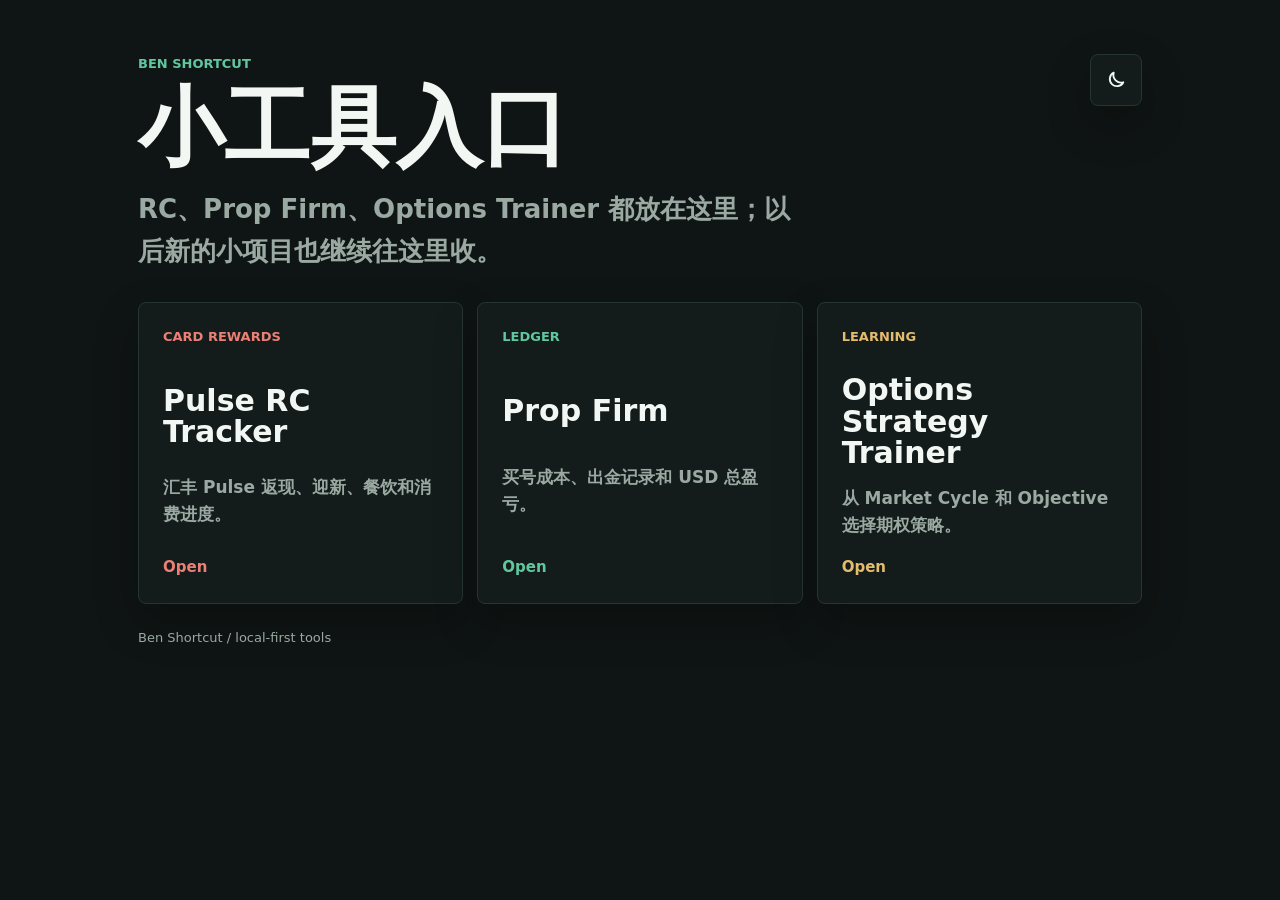
<file: index.html>
<!doctype html>
<html lang="zh-CN" data-theme="dark">
  <head>
    <meta charset="utf-8" />
    <meta name="viewport" content="width=device-width, initial-scale=1" />
    <meta id="theme-color" name="theme-color" content="#0f1514" />
    <meta name="description" content="Ben Shortcut：个人小工具入口。" />
    <title>Ben Shortcut</title>
    <script>
      (() => {
        const params = new URLSearchParams(window.location.search);
        if (params.get("add") === "1") {
          window.location.replace(`./pulse-rc-tracker/${window.location.search}`);
        }
      })();

      (() => {
        try {
          const savedTheme = localStorage.getItem("ben-shortcut-theme");
          document.documentElement.dataset.theme = savedTheme || "dark";
        } catch {
          document.documentElement.dataset.theme = "dark";
        }
      })();
    </script>
    <link rel="icon" href="./app-icon.svg" />
    <link rel="apple-touch-icon" href="./app-icon.svg" />
    <link rel="stylesheet" href="./styles.css?v=hub-v4" />
  </head>
  <body>
    <main class="shell">
      <header class="topbar">
        <div>
          <p class="kicker">Ben Shortcut</p>
          <h1>小工具入口</h1>
          <p class="intro">RC、Prop Firm、Options Trainer 都放在这里；以后新的小项目也继续往这里收。</p>
        </div>
        <button class="theme-toggle" id="theme-toggle" type="button" aria-label="当前为黑夜模式，点击切换到白天模式">
          <span class="theme-icon" aria-hidden="true">
            <svg class="sun-icon" viewBox="0 0 24 24">
              <circle cx="12" cy="12" r="4" />
              <path d="M12 2v2" />
              <path d="M12 20v2" />
              <path d="M4.93 4.93l1.41 1.41" />
              <path d="M17.66 17.66l1.41 1.41" />
              <path d="M2 12h2" />
              <path d="M20 12h2" />
              <path d="M4.93 19.07l1.41-1.41" />
              <path d="M17.66 6.34l1.41-1.41" />
            </svg>
            <svg class="moon-icon" viewBox="0 0 24 24">
              <path d="M20 14.5A8.5 8.5 0 0 1 9.5 4a7.8 7.8 0 1 0 10.5 10.5Z" />
            </svg>
          </span>
        </button>
      </header>

      <section class="project-grid" aria-label="项目列表">
        <a class="project-card pulse" href="./pulse-rc-tracker/">
          <span class="project-type">Card Rewards</span>
          <h2>Pulse RC Tracker</h2>
          <p>汇丰 Pulse 返现、迎新、餐饮和消费进度。</p>
          <strong>Open</strong>
        </a>
        <a class="project-card prop" href="./prop-firm/">
          <span class="project-type">Ledger</span>
          <h2>Prop Firm</h2>
          <p>买号成本、出金记录和 USD 总盈亏。</p>
          <strong>Open</strong>
        </a>
        <a class="project-card options" href="./options-strategy-trainer/">
          <span class="project-type">Learning</span>
          <h2>Options Strategy Trainer</h2>
          <p>从 Market Cycle 和 Objective 选择期权策略。</p>
          <strong>Open</strong>
        </a>
      </section>

      <footer>Ben Shortcut / local-first tools</footer>
    </main>

    <script>
      const root = document.documentElement;
      const themeColor = document.getElementById("theme-color");
      const toggle = document.getElementById("theme-toggle");

      function applyTheme(theme) {
        root.dataset.theme = theme;
        themeColor.setAttribute("content", theme === "light" ? "#f5f7f5" : "#0f1514");
        toggle.setAttribute(
          "aria-label",
          theme === "light" ? "当前为白天模式，点击切换到黑夜模式" : "当前为黑夜模式，点击切换到白天模式",
        );
      }

      applyTheme(root.dataset.theme || "dark");

      toggle.addEventListener("click", () => {
        const nextTheme = root.dataset.theme === "light" ? "dark" : "light";
        try {
          localStorage.setItem("ben-shortcut-theme", nextTheme);
        } catch {
          undefined;
        }
        applyTheme(nextTheme);
      });

      if ("serviceWorker" in navigator) {
        window.addEventListener("load", () => {
          navigator.serviceWorker
            .register("./sw.js")
            .then((registration) => registration.update())
            .catch(() => undefined);
        });
      }
    </script>
  </body>
</html>
</file>
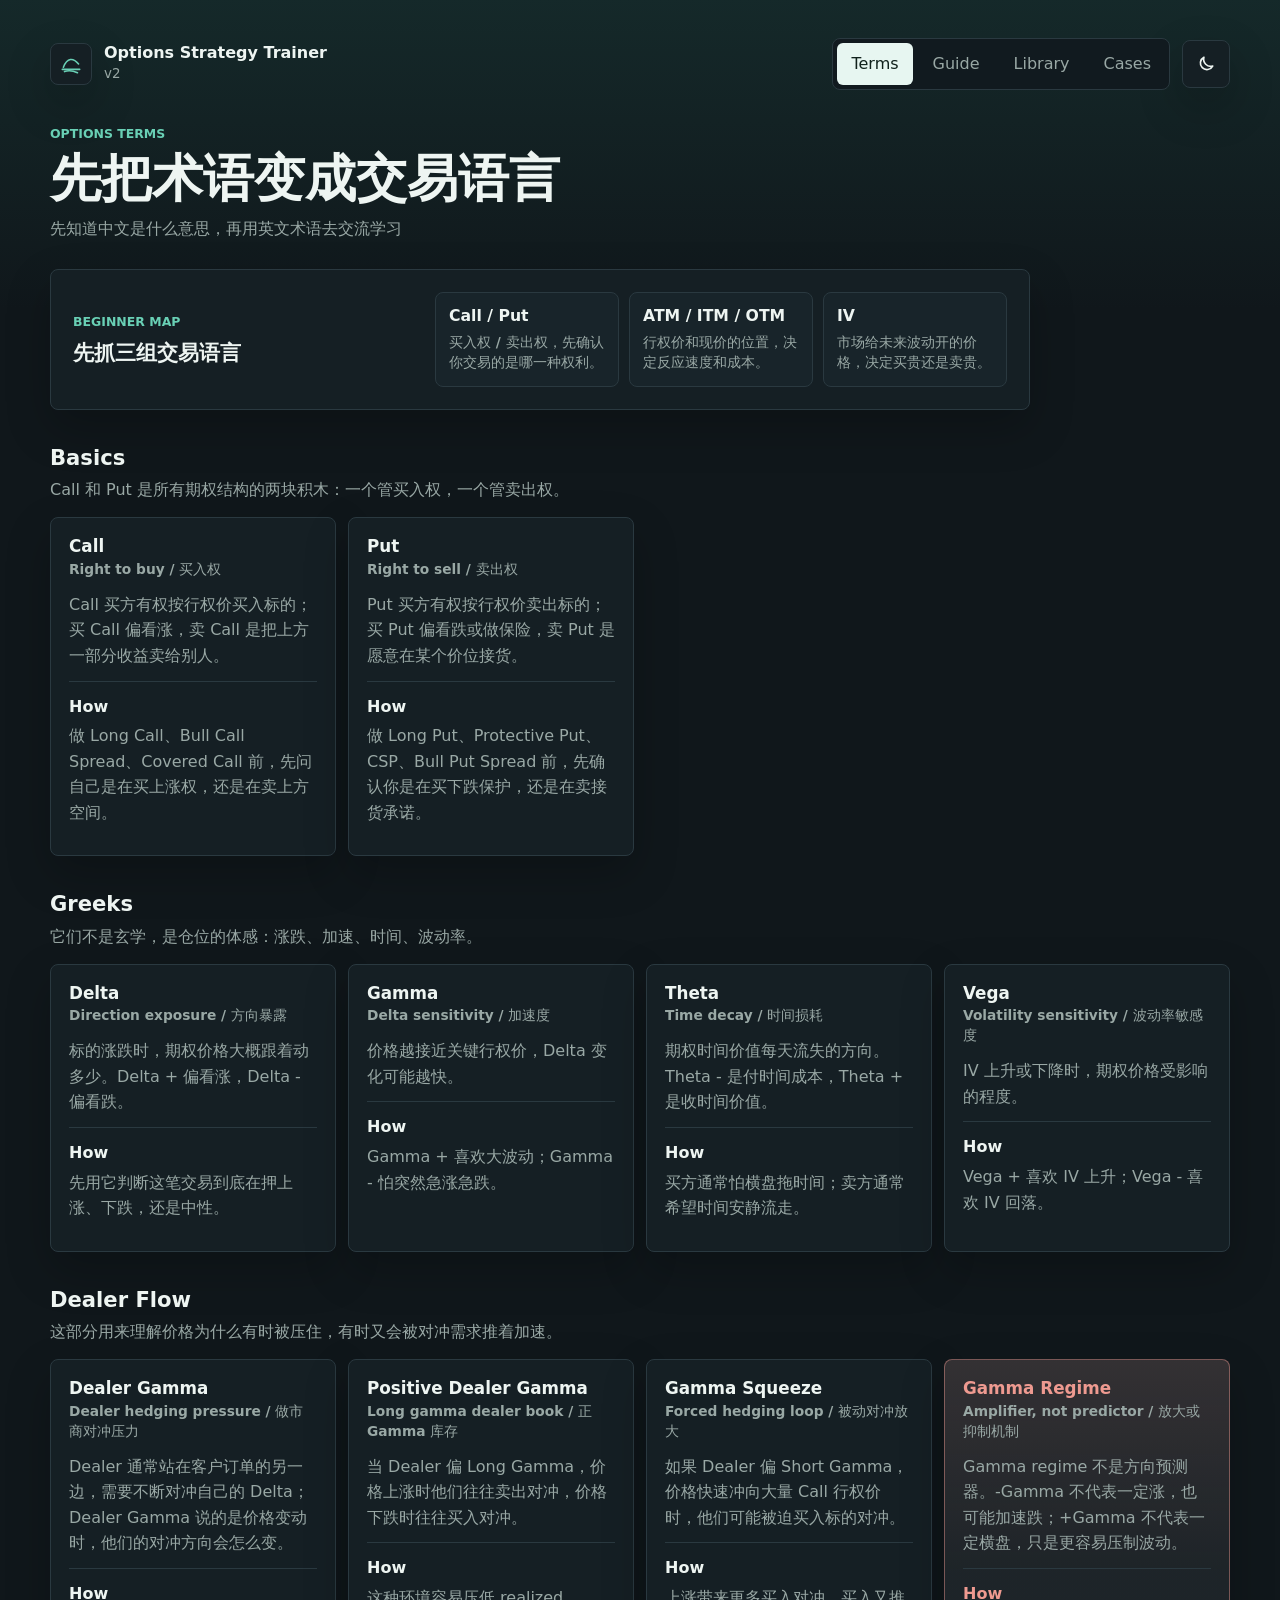
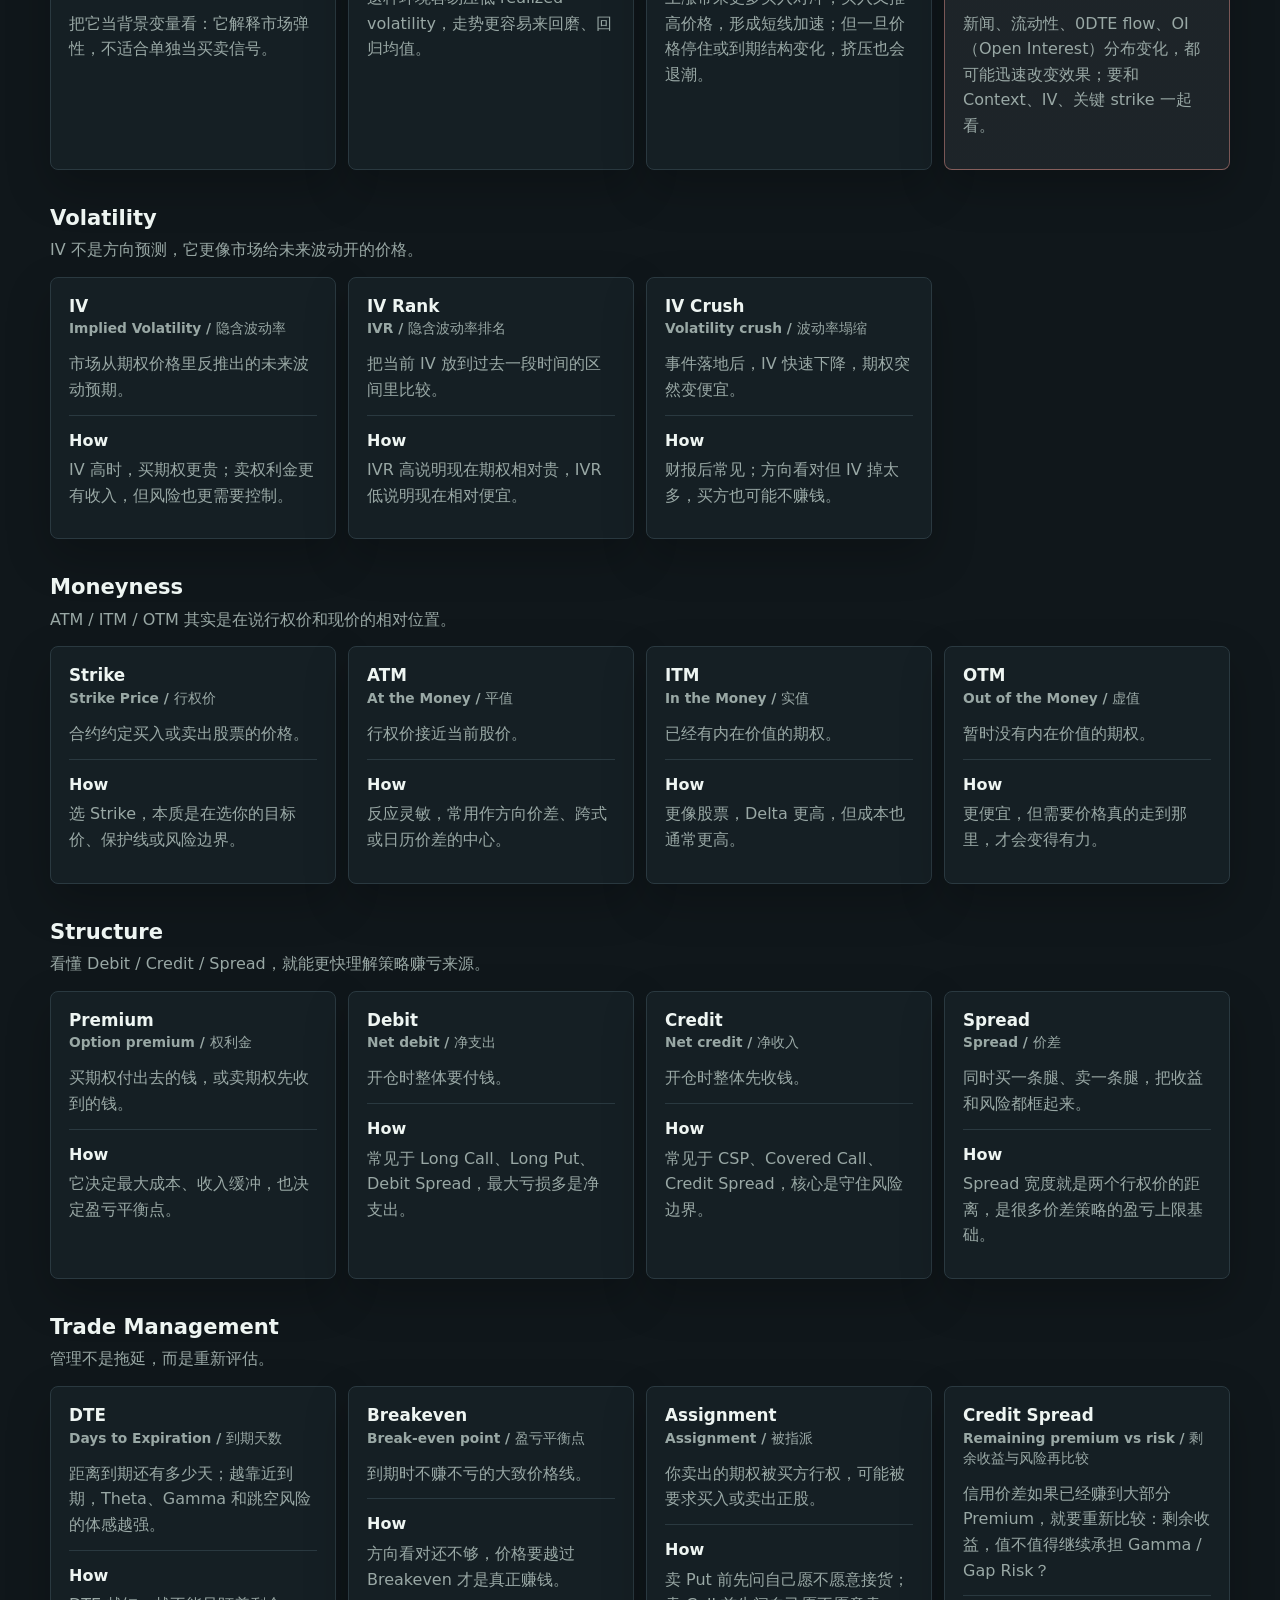
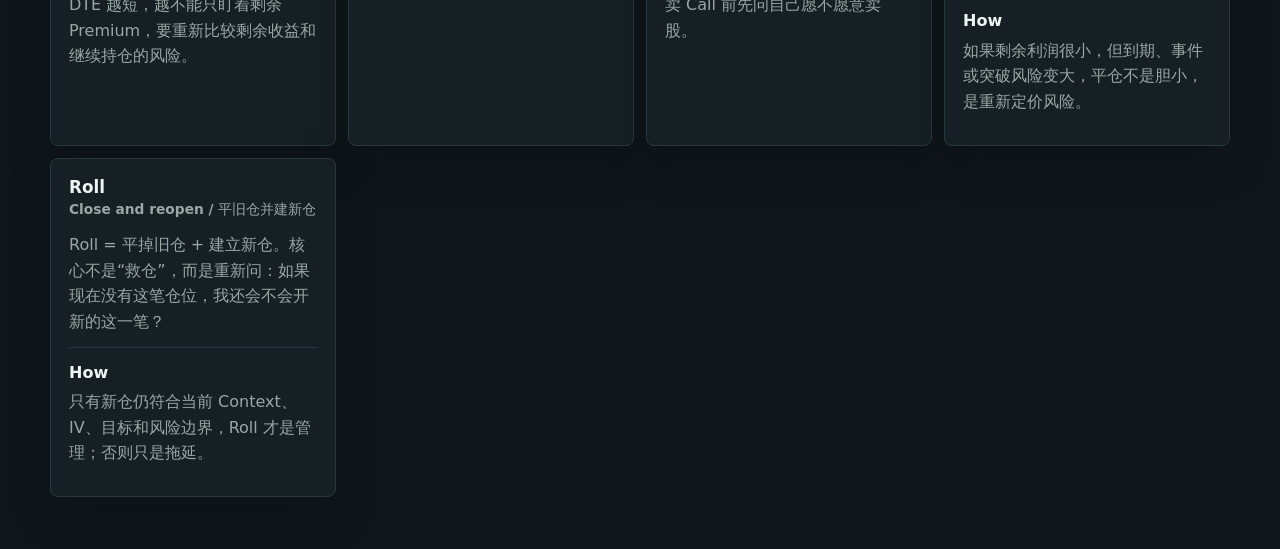
<file: options-strategy-trainer/index.html>
<!doctype html>
<html lang="zh-CN" data-theme="dark">
  <head>
    <meta charset="utf-8" />
    <meta name="viewport" content="width=device-width, initial-scale=1" />
    <meta id="theme-color" name="theme-color" content="#10171b" />
    <title>Options Strategy Trainer v2</title>
    <meta
      name="description"
      content="极简期权策略训练器：先判断 context，再选择 objective。"
    />
    <script>
      (() => {
        try {
          const savedTheme = localStorage.getItem("ost-theme");
          document.documentElement.dataset.theme = savedTheme || "dark";
        } catch {
          document.documentElement.dataset.theme = "dark";
        }
      })();
    </script>
    <link rel="stylesheet" href="styles.css?v=ost-v65" />
  </head>
  <body>
    <div class="shell">
      <header class="topbar">
        <a class="brand" href="#terms" data-view-link="terms" aria-label="回到基础术语">
          <span class="brand-mark" aria-hidden="true">
            <svg viewBox="0 0 48 48" role="img">
              <path d="M8 34h32" />
              <path d="M10 30c7-18 18-18 28-6" />
              <path d="M12 38c8-3 15-2 24 2" />
            </svg>
          </span>
          <span>
            <strong>Options Strategy Trainer</strong>
            <small>v2</small>
          </span>
        </a>

        <button class="theme-toggle" id="theme-toggle" type="button" aria-label="当前为黑夜模式，点击切换到白天模式">
          <span class="theme-toggle-icon" aria-hidden="true">
            <svg class="sun-icon" viewBox="0 0 24 24">
              <circle cx="12" cy="12" r="4" />
              <path d="M12 2v2" />
              <path d="M12 20v2" />
              <path d="M4.93 4.93l1.41 1.41" />
              <path d="M17.66 17.66l1.41 1.41" />
              <path d="M2 12h2" />
              <path d="M20 12h2" />
              <path d="M4.93 19.07l1.41-1.41" />
              <path d="M17.66 6.34l1.41-1.41" />
            </svg>
            <svg class="moon-icon" viewBox="0 0 24 24">
              <path d="M20 14.5A8.5 8.5 0 0 1 9.5 4a7.8 7.8 0 1 0 10.5 10.5Z" />
            </svg>
          </span>
        </button>

        <div class="top-actions">
          <nav class="tabs" aria-label="主要页面">
            <button class="tab is-active" type="button" data-view="terms">
              Terms
            </button>
            <button class="tab" type="button" data-view="guide">
              Guide
            </button>
            <button class="tab" type="button" data-view="library">
              Library
            </button>
            <button class="tab" type="button" data-view="cases">
              Cases
            </button>
          </nav>
        </div>
      </header>

      <main>
        <section class="view is-active" id="terms" aria-labelledby="terms-title">
          <div class="page-heading">
            <p class="kicker">Options Terms</p>
            <h1 id="terms-title">先把术语变成交易语言</h1>
            <p>先知道中文是什么意思，再用英文术语去交流学习</p>
          </div>

          <section class="term-primer" aria-label="术语快速入口">
            <div>
              <p class="kicker">Beginner Map</p>
              <h2>先抓三组交易语言</h2>
            </div>
            <div class="term-map">
              <span><strong>Call / Put</strong><small>买入权 / 卖出权，先确认你交易的是哪一种权利。</small></span>
              <span><strong>ATM / ITM / OTM</strong><small>行权价和现价的位置，决定反应速度和成本。</small></span>
              <span><strong>IV</strong><small>市场给未来波动开的价格，决定买贵还是卖贵。</small></span>
            </div>
          </section>

          <div class="terms-grid" id="terms-grid"></div>
        </section>

        <section class="view" id="guide" aria-labelledby="guide-title">
          <div class="intro">
            <p class="kicker">Decision</p>
            <h1 id="guide-title">Context First, Objective Second</h1>
            <p>
              Context 先完成方向和环境判断；你只需要补上这笔交易想解决什么问题。
            </p>
          </div>

          <section class="context-panel" aria-labelledby="context-title">
            <div class="context-heading">
              <div>
                <p class="kicker">Context</p>
                <h2 id="context-title">Market Cycle</h2>
              </div>
              <p>识别出当下的背景自然就知道该交易什么目标了。</p>
            </div>
            <div class="pa-context-grid" id="pa-context-grid"></div>
          </section>

          <div class="workspace">
            <section class="wizard objective-wizard" aria-label="交易目标选择">
              <div class="step is-muted" data-step="objective">
                <div class="step-heading">
                  <span>Step 2</span>
                  <h2>Objective</h2>
                </div>
                <div class="choice-grid objective-grid" role="radiogroup" aria-label="交易目标">
                  <button class="choice" type="button" data-field="objective" data-value="directional" disabled>
                    Directional <span>Price move</span>
                  </button>
                  <button class="choice" type="button" data-field="objective" data-value="income" disabled>
                    Income <span>Premium decay</span>
                  </button>
                  <button class="choice" type="button" data-field="objective" data-value="own" disabled>
                    Own Stock <span>Assignment ok</span>
                  </button>
                  <button class="choice" type="button" data-field="objective" data-value="hedge" disabled>
                    Hedge <span>Protect position</span>
                  </button>
                </div>
              </div>
            </section>

            <aside class="result-shell" aria-live="polite">
              <div class="result-empty" id="result-empty">
                <p class="kicker">Recommendation</p>
                <h2>Pick Context, Then Objective</h2>
                <p>结果会只保留主推荐、关键理由和风险标签。</p>
              </div>

              <div class="result is-hidden" id="result">
                <div class="result-topline">
                  <p class="kicker" id="result-context">Recommendation</p>
                  <button class="reset-button" type="button" id="reset-button">Reset</button>
                </div>

                <article class="strategy-result" id="main-result"></article>

                <section class="alternatives" id="alternatives" aria-label="备选策略"></section>
              </div>
            </aside>
          </div>
        </section>

        <section class="view" id="library" aria-labelledby="library-title">
          <div class="page-heading">
            <p class="kicker">Strategy Library</p>
            <h1 id="library-title">Strategy Library</h1>
            <p>这里保留常用结构，和首页的决策向导分开。</p>
          </div>
          <div class="library-grid" id="library-grid"></div>
        </section>

        <section class="view" id="cases" aria-labelledby="cases-title">
          <div class="page-heading">
            <p class="kicker">Case Trainer</p>
            <h1 id="cases-title">Case Trainer</h1>
            <p>每轮从参数化题库里随机抽 8 个，只练一个判断：背景、IV、目标是否匹配。</p>
          </div>
          <div class="case-list" id="case-list"></div>
          <div class="case-reset-actions">
            <button class="reset-button case-reset-button" id="case-reset-button" type="button">Reset Cases</button>
          </div>
        </section>
      </main>
    </div>

    <script src="app.js?v=ost-v65" defer></script>
    <script>
      if ("serviceWorker" in navigator) {
        window.addEventListener("load", () => {
          navigator.serviceWorker.register("../sw.js").then((registration) => {
            registration.update();
          }).catch(() => undefined);
        });
      }
    </script>
  </body>
</html>
</file>
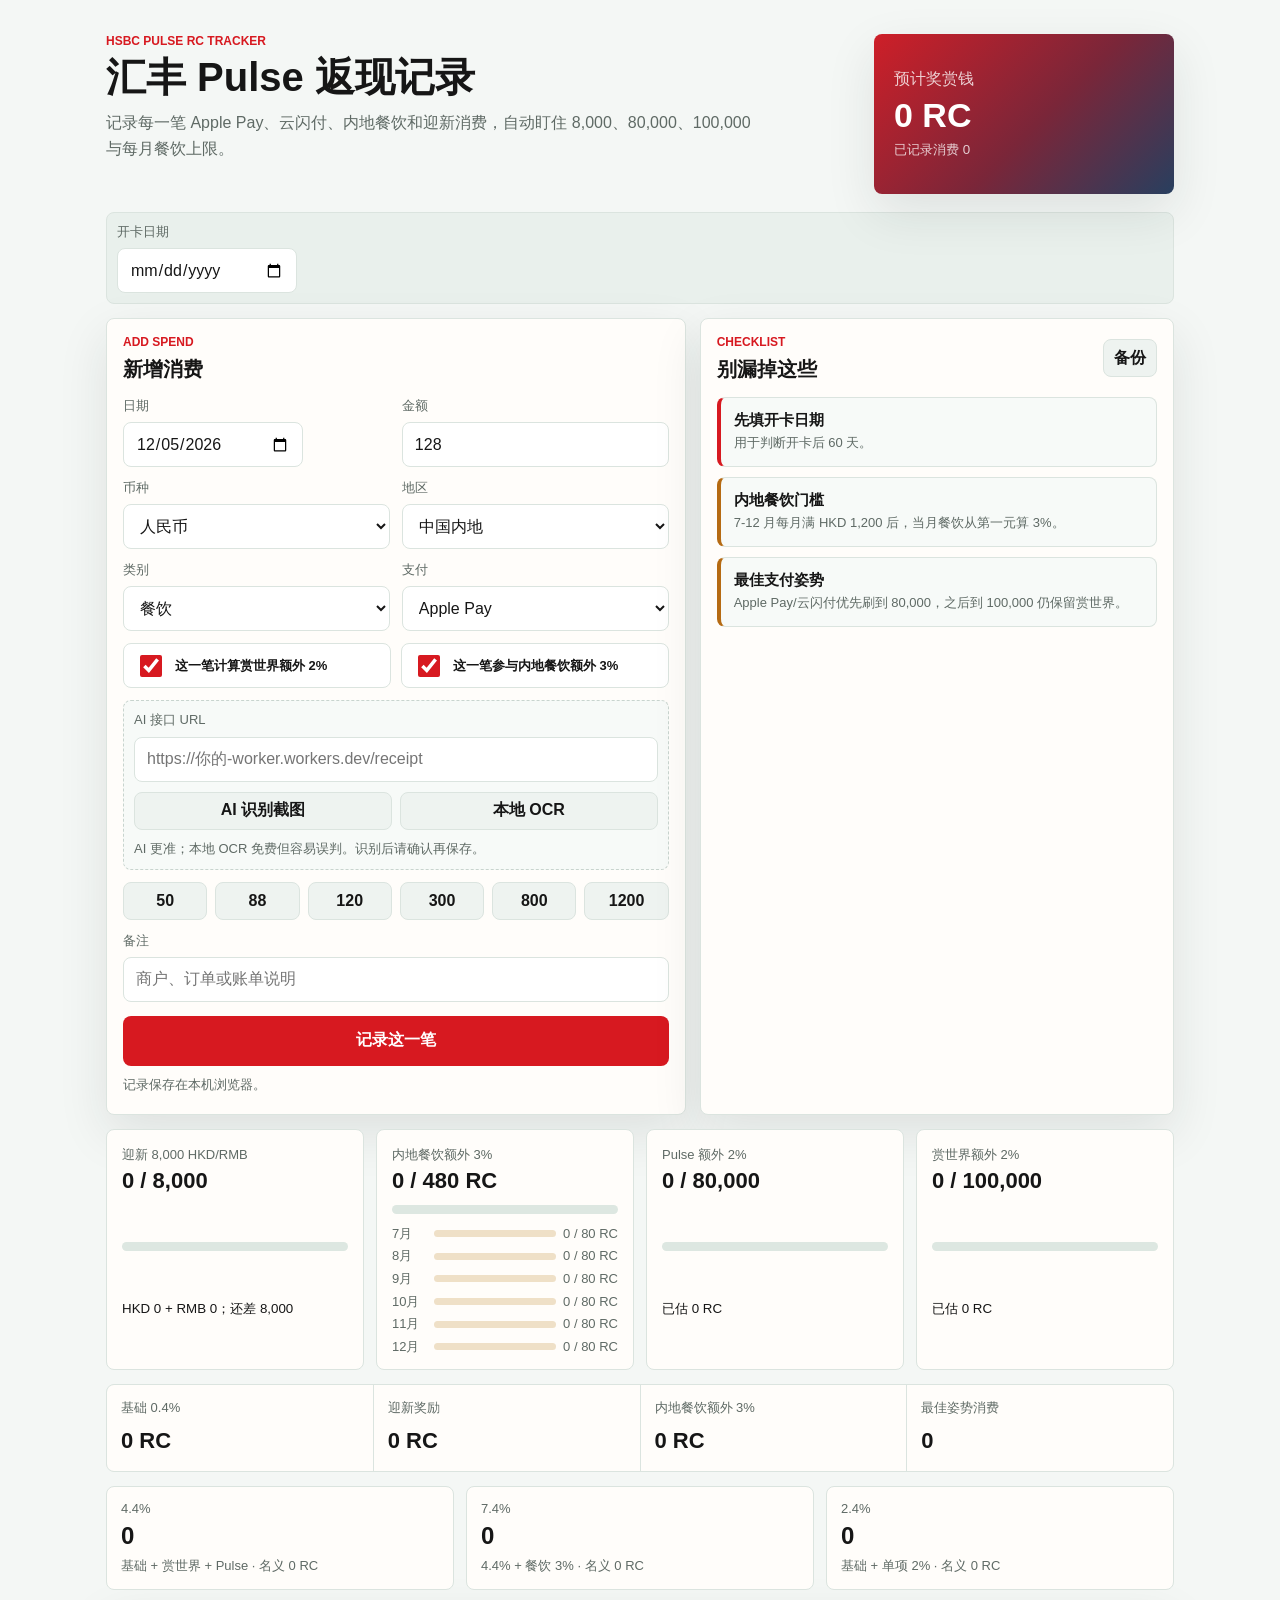
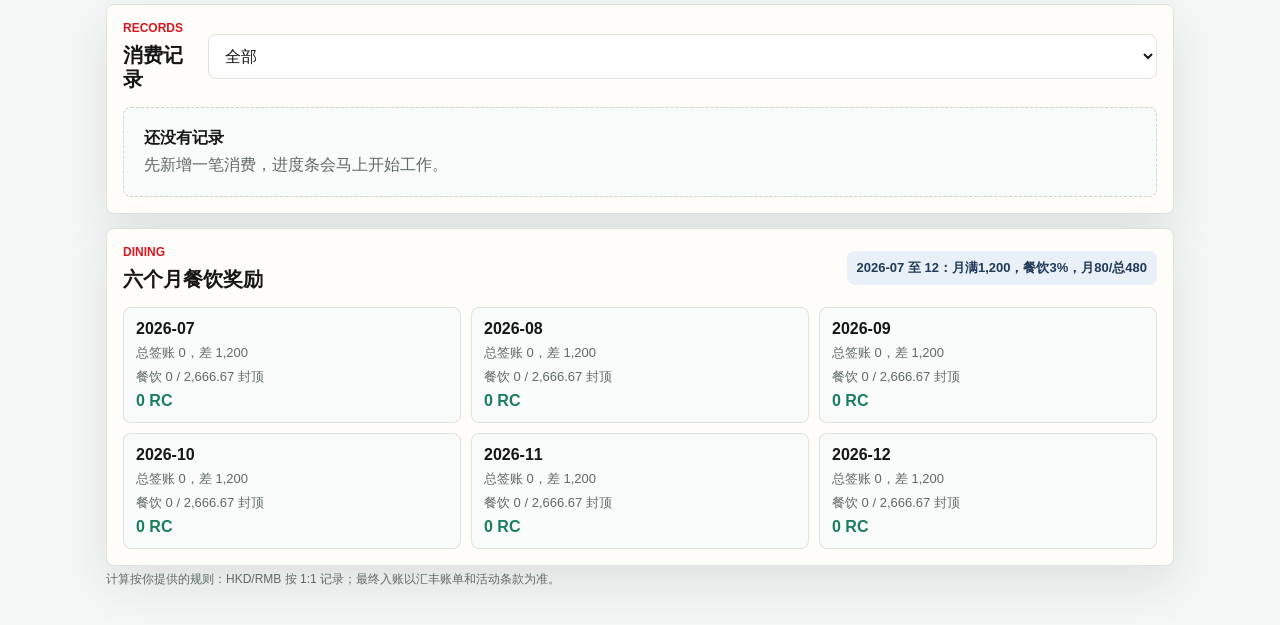
<file: pulse-rc-tracker/index.html>
<!doctype html>
<html lang="zh-Hans">
  <head>
    <meta charset="utf-8" />
    <meta name="viewport" content="width=device-width, initial-scale=1, maximum-scale=1" />
    <meta name="theme-color" content="#f4f7f5" />
    <meta
      name="description"
      content="记录 HSBC Pulse 信用卡消费并自动计算迎新、赏世界、Pulse 额外和内地餐饮返现。"
    />
    <title>汇丰 Pulse 返现记录</title>
    <link rel="manifest" href="./manifest.webmanifest" />
    <link rel="icon" href="./app-icon.svg" />
    <link rel="apple-touch-icon" href="./app-icon.svg" />
    <link rel="stylesheet" href="./styles.css?v=pulse-v1" />
  </head>
  <body>
    <main class="app-shell">
      <section class="hero">
        <div>
          <p class="eyebrow">HSBC Pulse RC Tracker</p>
          <h1>汇丰 Pulse 返现记录</h1>
          <p class="hero-copy">
            记录每一笔 Apple Pay、云闪付、内地餐饮和迎新消费，自动盯住
            8,000、80,000、100,000 与每月餐饮上限。
          </p>
        </div>
        <div class="total-panel" aria-label="预计奖赏钱">
          <span>预计奖赏钱</span>
          <strong id="totalReward">0 RC</strong>
          <small id="totalSpend">已记录消费 0</small>
        </div>
      </section>

      <section class="settings-strip" aria-label="卡片设置">
        <label class="date-field">
          <span>开卡日期</span>
          <input id="openDate" type="date" />
        </label>
      </section>

      <section class="grid-two">
        <form class="entry-panel" id="entryForm">
          <div class="panel-title">
            <div>
              <p class="eyebrow">Add Spend</p>
              <h2 id="formTitle">新增消费</h2>
            </div>
            <button class="ghost-button hidden" id="cancelEdit" type="button">取消</button>
          </div>

          <div class="field-grid">
            <label class="date-field">
              <span>日期</span>
              <input id="date" type="date" required />
            </label>
            <label>
              <span>金额</span>
              <input id="amount" inputmode="decimal" min="0" step="0.01" type="number" required />
            </label>
            <label>
              <span>币种</span>
              <select id="currency">
                <option value="RMB">人民币</option>
                <option value="HKD">港币</option>
              </select>
            </label>
            <label>
              <span>地区</span>
              <select id="region">
                <option value="mainland">中国内地</option>
                <option value="macau">澳门</option>
                <option value="hongkong">香港</option>
                <option value="overseas">其他地区</option>
              </select>
            </label>
            <label>
              <span>类别</span>
              <select id="category">
                <option value="dining">餐饮</option>
                <option value="shopping">购物</option>
                <option value="travel">旅行</option>
                <option value="other">其他</option>
              </select>
            </label>
            <label>
              <span>支付</span>
              <select id="payment">
                <option value="applepay">Apple Pay</option>
                <option value="unionpay">云闪付</option>
                <option value="other">其他</option>
              </select>
            </label>
          </div>

          <div class="reward-options" aria-label="逐笔返现选项">
            <label class="switch-row">
              <input id="redHotEligible" type="checkbox" checked />
              <span>这一笔计算赏世界额外 2%</span>
            </label>
            <label class="switch-row">
              <input id="transactionDiningEligible" type="checkbox" checked />
              <span>这一笔参与内地餐饮额外 3%</span>
            </label>
          </div>

          <div class="scan-box">
            <input id="receiptImage" class="hidden" type="file" accept="image/*" />
            <input id="aiReceiptImage" class="hidden" type="file" accept="image/*" />
            <label class="scan-endpoint">
              <span>AI 接口 URL</span>
              <input id="aiEndpoint" placeholder="https://你的-worker.workers.dev/receipt" type="url" />
            </label>
            <div class="scan-actions">
              <button class="ghost-button" id="aiScanButton" type="button">AI 识别截图</button>
              <button class="ghost-button" id="scanButton" type="button">本地 OCR</button>
            </div>
            <span id="scanResult">AI 更准；本地 OCR 免费但容易误判。识别后请确认再保存。</span>
          </div>

          <div class="quick-row" aria-label="快速金额">
            <button type="button" data-amount="50">50</button>
            <button type="button" data-amount="88">88</button>
            <button type="button" data-amount="120">120</button>
            <button type="button" data-amount="300">300</button>
            <button type="button" data-amount="800">800</button>
            <button type="button" data-amount="1200">1200</button>
          </div>

          <label>
            <span>备注</span>
            <input id="note" placeholder="商户、订单或账单说明" />
          </label>

          <button class="primary-button" id="submitButton" type="submit">记录这一笔</button>
          <p class="notice" id="notice">记录保存在本机浏览器。</p>
        </form>

        <section class="insight-panel" aria-label="关键提醒">
          <div class="panel-title">
            <div>
              <p class="eyebrow">Checklist</p>
              <h2>别漏掉这些</h2>
            </div>
            <button class="ghost-button" id="backupButton" type="button">备份</button>
          </div>
          <div class="task-list" id="taskList"></div>
        </section>
      </section>

      <section class="progress-grid" aria-label="返现进度" id="progressGrid"></section>

      <section class="summary-band">
        <div class="metric">
          <span>基础 0.4%</span>
          <strong id="baseReward">0 RC</strong>
        </div>
        <div class="metric">
          <span>迎新奖励</span>
          <strong id="welcomeReward">0 RC</strong>
        </div>
        <div class="metric">
          <span>内地餐饮额外 3%</span>
          <strong id="diningReward">0 RC</strong>
        </div>
        <div class="metric">
          <span>最佳姿势消费</span>
          <strong id="bestPostureSpend">0</strong>
        </div>
      </section>

      <section class="rate-band" aria-label="三类倍率统计" id="rateBand"></section>

      <section class="records-panel">
        <div class="panel-title">
          <div>
            <p class="eyebrow">Records</p>
            <h2>消费记录</h2>
          </div>
          <select id="filter">
            <option value="all">全部</option>
            <option value="welcome">迎新窗口</option>
            <option value="best">最佳支付姿势</option>
            <option value="rate44">4.4%</option>
            <option value="rate74">7.4%</option>
            <option value="rate24">2.4%</option>
            <option value="dining">餐饮</option>
          </select>
        </div>
        <div id="recordList"></div>
      </section>

      <section class="month-panel">
        <div class="panel-title">
          <div>
            <p class="eyebrow">Dining</p>
            <h2>六个月餐饮奖励</h2>
          </div>
          <span class="cap-badge">2026-07 至 12：月满1,200，餐饮3%，月80/总480</span>
        </div>
        <div class="month-grid" id="monthGrid"></div>
      </section>

      <footer id="footerNote">
        计算按你提供的规则：HKD/RMB 按 1:1 记录；最终入账以汇丰账单和活动条款为准。
      </footer>
    </main>
    <script src="./app.js?v=pulse-v1"></script>
  </body>
</html>
</file>
<file: styles.css>
:root {
  color-scheme: dark;
  --bg: #0f1514;
  --panel: #141c1b;
  --ink: #f2f7f3;
  --muted: #9aa9a2;
  --line: #263532;
  --green: #61c79f;
  --red: #eb8076;
  --amber: #e4bc70;
  --blue: #8fb8ee;
  --shadow: 0 18px 45px rgba(0, 0, 0, 0.24);
}

:root[data-theme="light"] {
  color-scheme: light;
  --bg: #f5f7f5;
  --panel: #ffffff;
  --ink: #151917;
  --muted: #65716b;
  --line: #dce5df;
  --green: #167657;
  --red: #bd423b;
  --amber: #986513;
  --blue: #285f9e;
  --shadow: 0 18px 45px rgba(25, 38, 33, 0.09);
}

* {
  box-sizing: border-box;
}

body {
  margin: 0;
  min-width: 320px;
  min-height: 100vh;
  background: var(--bg);
  color: var(--ink);
  font-family:
    ui-sans-serif,
    system-ui,
    -apple-system,
    BlinkMacSystemFont,
    "Segoe UI",
    "PingFang SC",
    "Microsoft YaHei",
    sans-serif;
  font-size: 16px;
  line-height: 1.6;
}

button {
  font: inherit;
  touch-action: manipulation;
}

a {
  color: inherit;
  text-decoration: none;
}

.shell {
  width: min(100%, 1040px);
  margin: 0 auto;
  padding: 28px 18px 36px;
}

.topbar {
  display: flex;
  align-items: flex-start;
  justify-content: space-between;
  gap: 18px;
  padding: 26px 0 30px;
}

.topbar > div {
  min-width: 0;
}

.kicker,
.project-type {
  margin: 0 0 10px;
  color: var(--green);
  font-size: 13px;
  font-weight: 900;
  letter-spacing: 0;
  text-transform: uppercase;
}

h1,
h2,
p {
  margin: 0;
}

h1 {
  font-size: clamp(44px, 8vw, 86px);
  line-height: 0.98;
  letter-spacing: 0;
}

.intro {
  max-width: 660px;
  margin-top: 20px;
  color: var(--muted);
  font-size: clamp(18px, 3.5vw, 26px);
  font-weight: 700;
}

.theme-toggle {
  display: inline-flex;
  flex: 0 0 auto;
  width: 52px;
  min-width: 52px;
  min-height: 52px;
  align-items: center;
  justify-content: center;
  padding: 0;
  border: 1px solid var(--line);
  border-radius: 8px;
  background: var(--panel);
  color: var(--ink);
  cursor: pointer;
  font-weight: 800;
  box-shadow: var(--shadow);
}

.theme-icon,
.theme-icon svg {
  width: 22px;
  height: 22px;
}

.theme-icon svg {
  display: block;
  fill: none;
  stroke: currentColor;
  stroke-linecap: round;
  stroke-linejoin: round;
  stroke-width: 2;
}

.theme-icon .sun-icon,
:root[data-theme="light"] .theme-icon .moon-icon {
  display: none;
}

:root[data-theme="light"] .theme-icon .sun-icon {
  display: block;
}

.project-grid {
  display: grid;
  grid-template-columns: repeat(3, minmax(0, 1fr));
  gap: 14px;
}

.project-card {
  display: grid;
  min-height: 260px;
  align-content: space-between;
  gap: 16px;
  padding: 24px;
  border: 1px solid var(--line);
  border-radius: 8px;
  background: var(--panel);
  box-shadow: var(--shadow);
}

.project-card:hover {
  transform: translateY(-2px);
}

.project-card h2 {
  font-size: 30px;
  line-height: 1.05;
  letter-spacing: 0;
}

.project-card p {
  color: var(--muted);
  font-size: 17px;
  font-weight: 700;
}

.project-card strong {
  color: var(--ink);
  font-size: 15px;
}

.pulse .project-type,
.pulse strong {
  color: var(--red);
}

.prop .project-type,
.prop strong {
  color: var(--green);
}

.options .project-type,
.options strong {
  color: var(--amber);
}

footer {
  margin-top: 24px;
  color: var(--muted);
  font-size: 13px;
}

@media (max-width: 820px) {
  .project-grid {
    grid-template-columns: 1fr;
  }

  .project-card {
    min-height: 210px;
  }
}

@media (max-width: 520px) {
  .shell {
    padding: 18px 16px 28px;
  }

  .topbar {
    padding-top: 12px;
  }

  .intro {
    font-size: 18px;
  }

  .project-card {
    min-height: 190px;
    padding: 20px;
  }

  .project-card h2 {
    font-size: 26px;
  }
}
</file>
<file: options-strategy-trainer/styles.css>
:root {
  color-scheme: dark;
  --bg: #10171b;
  --panel: #151f24;
  --panel-soft: #111a1f;
  --control: #19252b;
  --ink: #eef5f2;
  --muted: #99a8a5;
  --line: #2a3940;
  --line-strong: #405159;
  --teal: #69d0b5;
  --blue: #8ab7f0;
  --amber: #e4bd75;
  --red: #ee9a90;
  --active: #e7f6f1;
  --active-ink: #10211c;
  --tag-bg: #18242a;
  --payoff-bg: #111b20;
  --payoff-curve: #a4b6b2;
  --axis: #53666c;
  --choice-hover: 0 10px 24px rgba(0, 0, 0, 0.2);
  --choice-ring: 0 0 0 3px rgba(105, 208, 181, 0.18);
  --success-bg: rgba(105, 208, 181, 0.13);
  --danger-bg: rgba(238, 154, 144, 0.12);
  --page-glow: linear-gradient(180deg, rgba(38, 105, 94, 0.22), rgba(16, 23, 27, 0) 310px);
  --shadow: 0 18px 45px rgba(0, 0, 0, 0.22);
}

:root[data-theme="light"] {
  color-scheme: light;
  --bg: #f5f7f8;
  --panel: #ffffff;
  --panel-soft: #fbfcfc;
  --control: #ffffff;
  --ink: #171b1f;
  --muted: #667078;
  --line: #dfe5e8;
  --line-strong: #b8c2c7;
  --teal: #1f7a68;
  --blue: #275f9f;
  --amber: #a86d15;
  --red: #a33b35;
  --active: #171b1f;
  --active-ink: #ffffff;
  --tag-bg: #f8faf9;
  --payoff-bg: #fbfcfc;
  --payoff-curve: #52636a;
  --axis: #c6d0d4;
  --choice-hover: 0 10px 24px rgba(33, 45, 52, 0.08);
  --choice-ring: 0 0 0 3px rgba(31, 122, 104, 0.12);
  --success-bg: rgba(31, 122, 104, 0.09);
  --danger-bg: rgba(163, 59, 53, 0.08);
  --page-glow: linear-gradient(180deg, rgba(255, 255, 255, 0.72), rgba(255, 255, 255, 0) 270px);
  --shadow: 0 18px 45px rgba(26, 39, 47, 0.08);
}

* {
  box-sizing: border-box;
}

body {
  margin: 0;
  min-width: 320px;
  background: var(--page-glow), var(--bg);
  color: var(--ink);
  font-family:
    ui-sans-serif,
    system-ui,
    -apple-system,
    BlinkMacSystemFont,
    "Segoe UI",
    sans-serif;
  font-size: 16px;
  line-height: 1.6;
  transition:
    background 180ms ease,
    color 180ms ease;
}

button,
summary {
  font: inherit;
}

button {
  cursor: pointer;
}

button:disabled {
  cursor: not-allowed;
}

.shell {
  width: min(1180px, calc(100% - 32px));
  margin: 0 auto;
  padding: 28px 0 52px;
}

.topbar {
  display: grid;
  grid-template-columns: auto minmax(0, 1fr) auto;
  grid-template-areas: "brand actions toggle";
  align-items: center;
  gap: 12px;
  padding: 10px 0 34px;
}

.top-actions {
  grid-area: actions;
  display: flex;
  align-items: center;
  justify-content: flex-end;
  min-width: 0;
}

.brand {
  grid-area: brand;
  display: inline-flex;
  align-items: center;
  gap: 12px;
  color: inherit;
  text-decoration: none;
}

.brand strong,
.brand small {
  display: block;
}

.brand strong {
  font-size: 1rem;
  line-height: 1.2;
}

.brand small {
  color: var(--muted);
  font-size: 0.84rem;
}

.brand-mark {
  display: grid;
  width: 42px;
  height: 42px;
  place-items: center;
  border: 1px solid var(--line);
  border-radius: 8px;
  background: var(--panel);
  box-shadow: var(--shadow);
}

.brand-mark svg {
  width: 26px;
  height: 26px;
  fill: none;
  stroke: var(--teal);
  stroke-linecap: round;
  stroke-linejoin: round;
  stroke-width: 3;
}

.tabs {
  display: inline-flex;
  gap: 6px;
  padding: 4px;
  border: 1px solid var(--line);
  border-radius: 8px;
  background: var(--panel-soft);
}

.tab {
  min-height: 38px;
  padding: 8px 14px;
  border: 0;
  border-radius: 6px;
  background: transparent;
  color: var(--muted);
  white-space: nowrap;
}

.tab span {
  color: inherit;
  font-size: 0.88em;
}

.tab.is-active {
  background: var(--active);
  color: var(--active-ink);
}

.theme-toggle {
  grid-area: toggle;
  display: inline-flex;
  width: 48px;
  min-width: 48px;
  min-height: 48px;
  align-items: center;
  justify-content: center;
  padding: 0;
  border: 1px solid var(--line);
  border-radius: 8px;
  background: var(--panel);
  color: var(--ink);
  white-space: nowrap;
  box-shadow: var(--shadow);
}

.theme-toggle-icon {
  display: grid;
  width: 22px;
  height: 22px;
  place-items: center;
}

.theme-toggle svg {
  grid-area: 1 / 1;
  width: 20px;
  height: 20px;
  fill: none;
  stroke: currentColor;
  stroke-linecap: round;
  stroke-linejoin: round;
  stroke-width: 2;
}

:root[data-theme="dark"] .sun-icon,
:root[data-theme="light"] .moon-icon {
  display: none;
}

.view {
  display: none;
}

.view.is-active {
  display: block;
}

.intro {
  max-width: 720px;
  margin-bottom: 38px;
}

.kicker {
  margin: 0 0 8px;
  color: var(--teal);
  font-size: 0.78rem;
  font-weight: 700;
  text-transform: uppercase;
}

h1,
h2,
h3,
p {
  margin-top: 0;
}

h1 {
  margin-bottom: 12px;
  font-size: clamp(2.2rem, 5vw, 4.8rem);
  line-height: 1.02;
  font-weight: 760;
}

h2 {
  margin-bottom: 0;
  font-size: 1.05rem;
  line-height: 1.3;
}

h3 {
  margin-bottom: 10px;
  font-size: 1.28rem;
  line-height: 1.3;
}

.intro p:last-child,
.page-heading > p:last-of-type,
.result-empty p:last-child {
  margin-bottom: 0;
  color: var(--muted);
}

.workspace {
  display: grid;
  grid-template-columns: minmax(0, 1fr) minmax(340px, 430px);
  gap: 28px;
  align-items: start;
  max-width: 1100px;
  margin-inline: auto;
}

.context-panel {
  scroll-margin-top: 24px;
  max-width: 1100px;
  margin-inline: auto;
  margin-bottom: 28px;
  padding: 22px;
  border: 1px solid var(--line);
  border-radius: 8px;
  background: var(--panel);
  box-shadow: var(--shadow);
}

.context-heading {
  display: flex;
  align-items: end;
  justify-content: space-between;
  gap: 18px;
  margin-bottom: 18px;
}

.context-heading h2 {
  font-size: 1.34rem;
}

.context-heading p:last-child {
  max-width: 390px;
  margin-bottom: 0;
  color: var(--muted);
}

.pa-context-grid {
  display: grid;
  grid-template-columns: repeat(3, minmax(0, 1fr));
  gap: 14px;
}

.pa-context-group {
  display: grid;
  gap: 10px;
}

.pa-context-group-heading {
  display: flex;
  align-items: baseline;
  justify-content: space-between;
  gap: 12px;
}

.pa-context-group-heading h3 {
  margin-bottom: 0;
  font-size: 1.1rem;
}

.pa-context-group-heading span {
  color: var(--muted);
  font-size: 0.9rem;
}

.pa-context-group-list {
  display: grid;
  gap: 10px;
}

.pa-context-card {
  display: grid;
  min-height: 136px;
  gap: 10px;
  align-content: start;
  padding: 16px;
  border: 1px solid var(--line);
  border-radius: 8px;
  background: var(--control);
  color: var(--ink);
  text-align: left;
  transition:
    border-color 160ms ease,
    box-shadow 160ms ease,
    transform 160ms ease;
}

.pa-context-card:hover {
  border-color: var(--line-strong);
  box-shadow: var(--choice-hover);
  transform: translateY(-1px);
}

.pa-context-card.is-selected {
  border-color: var(--teal);
  box-shadow: var(--choice-ring);
}

.context-kind {
  font-size: 0.76rem;
  font-weight: 760;
  text-transform: uppercase;
}

.tone-bull .context-title,
.context-result .tone-bull {
  color: var(--teal);
}

.tone-bear .context-title,
.context-result .tone-bear {
  color: var(--red);
}

.tone-range .context-title,
.context-result .tone-range {
  color: var(--amber);
}

.context-title {
  font-size: 1.02rem;
  font-weight: 760;
  line-height: 1.3;
}

.context-read {
  color: var(--muted);
  font-size: 0.92rem;
}

.context-badges {
  display: flex;
  flex-wrap: wrap;
  gap: 6px;
  margin-top: auto;
}

.context-badges span {
  display: inline-flex;
  min-height: 28px;
  align-items: center;
  padding: 4px 8px;
  border: 1px solid var(--line);
  border-radius: 999px;
  background: var(--tag-bg);
  color: var(--ink);
  font-size: 0.78rem;
}

#guide .pa-context-group:not(:nth-child(3)) .context-badges {
  flex-wrap: nowrap;
  gap: 5px;
}

#guide .pa-context-group:not(:nth-child(3)) .context-badges span {
  white-space: nowrap;
}

.wizard,
.result-shell {
  border: 1px solid var(--line);
  border-radius: 8px;
  background: var(--panel);
  box-shadow: var(--shadow);
}

.step {
  padding: 26px;
  border-bottom: 1px solid var(--line);
}

.step:last-child {
  border-bottom: 0;
}

.step.is-muted {
  background: var(--panel-soft);
}

.step-heading {
  display: flex;
  align-items: baseline;
  justify-content: space-between;
  gap: 14px;
  margin-bottom: 18px;
}

.step-heading > span {
  color: var(--muted);
  font-size: 0.86rem;
  font-weight: 700;
}

.step-heading em {
  color: var(--muted);
  font-style: normal;
  font-weight: 500;
}

.choice-grid {
  display: grid;
  grid-template-columns: repeat(3, minmax(0, 1fr));
  gap: 10px;
}

.objective-grid {
  grid-template-columns: repeat(2, minmax(0, 1fr));
}

.choice {
  min-height: 78px;
  padding: 14px;
  border: 1px solid var(--line);
  border-radius: 8px;
  background: var(--control);
  color: var(--ink);
  text-align: left;
  transition:
    border-color 160ms ease,
    box-shadow 160ms ease,
    transform 160ms ease;
}

.choice span {
  display: block;
  margin-top: 5px;
  color: var(--muted);
  font-size: 0.86rem;
}

.choice:not(:disabled):hover {
  border-color: var(--line-strong);
  box-shadow: var(--choice-hover);
  transform: translateY(-1px);
}

.choice.is-selected {
  border-color: var(--teal);
  box-shadow: var(--choice-ring);
}

.choice:disabled {
  opacity: 0.46;
}

.step[data-step="objective"] {
  scroll-margin-top: 24px;
}

.result-shell {
  position: sticky;
  top: 20px;
  scroll-margin-top: 24px;
  min-height: 380px;
  padding: 26px;
}

.result-empty {
  display: grid;
  min-height: 260px;
  align-content: center;
}

.is-hidden {
  display: none;
}

.result-topline {
  display: flex;
  align-items: center;
  justify-content: space-between;
  gap: 18px;
  margin-bottom: 18px;
}

.reset-button {
  min-height: 34px;
  padding: 6px 12px;
  border: 1px solid var(--line);
  border-radius: 6px;
  background: var(--control);
  color: var(--muted);
}

.strategy-name {
  margin-bottom: 14px;
}

.strategy-name strong {
  display: block;
  font-size: 1.7rem;
  line-height: 1.15;
}

.strategy-name span {
  display: block;
  margin-top: 4px;
  color: var(--muted);
}

.context-result .pa-result-title {
  margin-bottom: 4px;
  font-weight: 680;
}

.context-result span {
  display: block;
  margin-bottom: 4px;
  color: var(--muted);
}

.context-result span:last-child {
  margin-bottom: 0;
}

.field-block {
  padding: 16px 0;
  border-top: 1px solid var(--line);
}

.field-block h3 {
  margin-bottom: 6px;
  color: var(--muted);
  font-size: 0.82rem;
  text-transform: uppercase;
}

.field-block p {
  margin-bottom: 0;
}

.structure-block p,
.structure-line {
  color: var(--ink);
  font-weight: 680;
}

.money-grid {
  display: grid;
  grid-template-columns: repeat(2, minmax(0, 1fr));
  gap: 10px;
  padding: 16px 0;
  border-top: 1px solid var(--line);
}

.money-block {
  min-height: 128px;
  padding: 14px;
  border: 1px solid var(--line);
  border-radius: 8px;
  background: var(--panel-soft);
}

.money-block h3 {
  margin-bottom: 8px;
  font-size: 0.82rem;
}

.earn-block h3 {
  color: var(--teal);
}

.lose-block h3 {
  color: var(--red);
}

.money-block p {
  margin-bottom: 0;
  color: var(--ink);
}

.expiration-block {
  padding-bottom: 18px;
}

.expiration-list {
  display: grid;
  gap: 8px;
  margin: 0;
  padding-left: 18px;
}

.expiration-list li {
  color: var(--ink);
}

.tag-row {
  display: flex;
  flex-wrap: wrap;
  gap: 8px;
  padding-top: 16px;
  border-top: 1px solid var(--line);
}

.tag {
  display: inline-flex;
  min-height: 30px;
  align-items: center;
  padding: 5px 10px;
  border: 1px solid var(--line);
  border-radius: 999px;
  background: var(--tag-bg);
  color: var(--ink);
  font-size: 0.88rem;
  white-space: nowrap;
}

.tag.delta {
  color: var(--blue);
}

.tag.theta {
  color: var(--teal);
}

.tag.vega {
  color: var(--amber);
}

.tag.risk {
  color: var(--red);
}

.strategy-details {
  margin-top: 18px;
  border-top: 1px solid var(--line);
}

details {
  padding-top: 14px;
}

summary {
  color: var(--muted);
  cursor: pointer;
}

.detail-grid {
  display: grid;
  grid-template-columns: minmax(0, 340px);
  gap: 18px;
  margin-top: 14px;
  align-items: start;
}

.payoff {
  display: block;
  width: min(100%, 340px);
  height: auto;
  aspect-ratio: 320 / 210;
  border: 1px solid var(--line);
  border-radius: 8px;
  background: var(--payoff-bg);
}

.payoff path,
.payoff line {
  fill: none;
  stroke-linecap: round;
  stroke-linejoin: round;
}

.payoff .axis {
  stroke: var(--axis);
  stroke-width: 2.2;
}

.payoff .marker-guide {
  stroke: var(--axis);
  stroke-dasharray: 4 6;
  stroke-width: 1.3;
  opacity: 0.72;
}

.payoff .marker-guide-profit {
  stroke: var(--teal);
  opacity: 0.86;
}

.payoff .marker-guide-loss {
  stroke: var(--red);
  opacity: 0.86;
}

.payoff .curve {
  stroke: var(--payoff-curve);
  stroke-width: 7;
}

.payoff text {
  font-family: inherit;
  pointer-events: none;
}

.payoff .chart-title {
  fill: var(--ink);
  font-size: 12px;
  font-weight: 850;
}

.payoff .axis-label {
  fill: var(--ink);
  font-size: 11px;
  font-weight: 760;
}

.payoff .price-label {
  fill: var(--muted);
  font-size: 10px;
  paint-order: stroke;
  stroke: var(--payoff-bg);
  stroke-linejoin: round;
  stroke-width: 4px;
}

.payoff .payoff-label {
  font-size: 10.5px;
  font-weight: 780;
  line-height: 1.2;
  paint-order: stroke;
  stroke: var(--payoff-bg);
  stroke-linejoin: round;
  stroke-width: 3.5px;
}

.payoff .payoff-label-line {
  font-size: inherit;
}

.payoff .payoff-label-profit {
  fill: var(--teal);
}

.payoff .payoff-label-loss {
  fill: var(--red);
}

.payoff .payoff-label-be {
  fill: var(--amber);
  font-size: 10.8px;
}

.payoff .payoff-label-strike,
.payoff .payoff-label-guard {
  fill: var(--ink);
}

.payoff .payoff-label-action {
  fill: var(--ink);
  font-size: 9.3px;
  font-weight: 840;
}

.payoff .payoff-marker {
  stroke: var(--payoff-bg);
  stroke-width: 3;
}

.payoff .marker-profit {
  fill: var(--teal);
}

.payoff .marker-loss {
  fill: var(--red);
}

.payoff .marker-be {
  fill: var(--amber);
}

.payoff .marker-strike {
  fill: var(--amber);
}

.payoff .marker-guard {
  fill: var(--blue);
}

.notes {
  margin: 0;
  max-width: 340px;
  padding-left: 18px;
}

.notes li {
  margin-bottom: 6px;
}

.alternatives {
  margin-top: 20px;
  border-top: 1px solid var(--line);
}

.alt-item {
  padding: 16px 0;
  border-bottom: 1px solid var(--line);
}

.alt-item:last-child {
  border-bottom: 0;
  padding-bottom: 0;
}

.alt-item h3 {
  font-size: 1.02rem;
}

.alt-item p {
  color: var(--muted);
  margin-bottom: 10px;
}

.page-heading {
  max-width: 680px;
  margin-bottom: 28px;
}

.page-heading h1 {
  font-size: clamp(2rem, 4vw, 3.8rem);
}

.term-primer {
  display: grid;
  grid-template-columns: minmax(260px, 320px) minmax(0, 1fr);
  gap: clamp(18px, 4vw, 42px);
  align-items: center;
  max-width: 980px;
  margin-bottom: 34px;
  margin-inline: 0 auto;
  padding: 22px;
  border: 1px solid var(--line);
  border-radius: 8px;
  background: var(--panel);
  box-shadow: var(--shadow);
}

.term-primer h2 {
  max-width: 320px;
  font-size: 1.3rem;
  line-height: 1.28;
  overflow-wrap: normal;
  text-wrap: balance;
  word-break: keep-all;
}

.term-map {
  display: grid;
  grid-template-columns: repeat(3, minmax(0, 1fr));
  gap: 10px;
}

.term-map span {
  display: grid;
  min-height: 92px;
  align-content: start;
  gap: 7px;
  padding: 13px;
  border: 1px solid var(--line);
  border-radius: 8px;
  background: var(--tag-bg);
  color: var(--ink);
}

.term-map strong {
  color: var(--ink);
  font-size: 0.98rem;
  line-height: 1.25;
}

.term-map small {
  color: var(--muted);
  font-size: 0.86rem;
  font-weight: 560;
  line-height: 1.45;
}

.terms-grid {
  display: grid;
  gap: 34px;
}

.term-section-heading {
  max-width: 720px;
  margin-bottom: 14px;
}

.term-section-heading h2 {
  margin-bottom: 6px;
  font-size: 1.32rem;
}

.term-section-heading p {
  margin-bottom: 0;
  color: var(--muted);
}

.term-card-grid {
  display: grid;
  grid-template-columns: repeat(4, minmax(0, 1fr));
  gap: 12px;
}

.term-card {
  display: grid;
  align-content: start;
  min-height: 208px;
  padding: 18px;
  border: 1px solid var(--line);
  border-radius: 8px;
  background: var(--panel);
  box-shadow: var(--shadow);
}

.term-card-alert {
  border-color: rgba(238, 154, 144, 0.44);
  background:
    linear-gradient(180deg, rgba(238, 154, 144, 0.14), rgba(238, 154, 144, 0.04) 52%),
    var(--panel);
}

.term-card-alert h3,
.term-card-alert .term-use strong {
  color: var(--red);
}

.term-card h3 {
  margin-bottom: 12px;
  font-size: 1.05rem;
}

.term-card h3 span {
  display: block;
  margin-top: 2px;
  color: var(--muted);
  font-size: 0.86rem;
  font-weight: 560;
  line-height: 1.45;
}

.term-card p {
  margin-bottom: 12px;
  color: var(--muted);
}

.term-use {
  padding-top: 12px;
  border-top: 1px solid var(--line);
}

.term-use strong {
  display: block;
  margin-bottom: 4px;
  color: var(--ink);
}

.term-use span {
  display: block;
}

.library-grid {
  display: grid;
  grid-template-columns: repeat(3, minmax(0, 1fr));
  gap: 14px;
}

.library-card,
.case-card {
  border: 1px solid var(--line);
  border-radius: 8px;
  background: var(--panel);
  box-shadow: var(--shadow);
}

.library-card {
  padding: 20px;
}

.library-card p,
.case-card p {
  color: var(--muted);
}

.library-card .structure-line {
  color: var(--ink);
}

.library-context-list {
  display: flex;
  flex-wrap: wrap;
  gap: 8px;
  margin: 14px 0;
}

.library-context-chip {
  display: inline-flex;
  min-height: 32px;
  align-items: center;
  padding: 5px 10px;
  border: 1px solid var(--line);
  border-radius: 999px;
  background: var(--tag-bg);
  color: var(--muted);
  font-size: 0.82rem;
  font-weight: 760;
  line-height: 1.25;
}

.library-context-chip.tone-bull {
  border-color: rgba(105, 208, 181, 0.34);
  background: var(--success-bg);
  color: var(--teal);
}

.library-context-chip.tone-bear {
  border-color: rgba(238, 154, 144, 0.34);
  background: var(--danger-bg);
  color: var(--red);
}

.library-context-chip.tone-range {
  border-color: rgba(228, 189, 117, 0.36);
  background: rgba(228, 189, 117, 0.1);
  color: var(--amber);
}

.library-money {
  display: grid;
  gap: 6px;
  margin: 14px 0;
  padding: 12px;
  border: 1px solid var(--line);
  border-radius: 8px;
  background: var(--panel-soft);
}

.library-money p {
  margin-bottom: 0;
}

.library-money strong {
  color: var(--ink);
}

.library-expiration {
  margin-bottom: 14px;
  padding: 0;
}

.library-expiration summary {
  margin-bottom: 10px;
}

.library-meta {
  display: flex;
  flex-wrap: wrap;
  gap: 8px;
  margin-top: 14px;
}

.case-list {
  display: grid;
  gap: 14px;
}

#cases {
  scroll-margin-top: 24px;
}

.case-reset-actions {
  display: flex;
  justify-content: center;
  margin-top: 18px;
}

.case-reset-button {
  color: var(--ink);
}

.case-card {
  display: grid;
  grid-template-columns: minmax(0, 1fr) auto;
  gap: 20px;
  align-items: start;
  min-width: 0;
  padding: 22px;
}

.case-card > * {
  min-width: 0;
}

.case-card h2 {
  margin-bottom: 8px;
  font-size: 1.2rem;
  overflow-wrap: anywhere;
}

.case-card p {
  overflow-wrap: anywhere;
}

.case-options {
  display: flex;
  flex-wrap: wrap;
  gap: 8px;
  min-width: 0;
  margin-top: 16px;
}

.case-option {
  display: inline-flex;
  align-items: center;
  flex: 0 1 auto;
  max-width: 100%;
  min-width: 0;
  min-height: 36px;
  padding: 6px 11px;
  border: 1px solid var(--line);
  border-radius: 6px;
  background: var(--control);
  color: var(--ink);
  line-height: 1.25;
  overflow-wrap: anywhere;
  text-align: left;
  white-space: normal;
}

.case-option.is-right {
  border-color: rgba(105, 208, 181, 0.5);
  background: var(--success-bg);
  color: var(--teal);
}

.case-option.is-wrong {
  border-color: rgba(255, 142, 142, 0.55);
  background: rgba(255, 142, 142, 0.12);
  color: var(--bear);
}

.case-answer {
  min-width: 220px;
  padding: 14px 16px;
  border: 1px solid transparent;
  border-left-color: var(--line);
  border-radius: 8px;
  color: var(--muted);
  transition:
    background 160ms ease,
    border-color 160ms ease,
    color 160ms ease;
}

.case-answer strong {
  display: block;
  color: var(--ink);
  margin-bottom: 6px;
}

.case-answer.is-correct,
.case-answer.is-better {
  border-color: rgba(105, 208, 181, 0.34);
  background: var(--success-bg);
  color: var(--ink);
}

.case-answer.is-better {
  background: rgba(105, 208, 181, 0.08);
}

.case-answer.is-correct strong,
.case-answer.is-better strong {
  color: var(--teal);
}

@media (max-width: 880px) {
  .workspace,
  .case-card {
    grid-template-columns: 1fr;
  }

  .context-heading {
    display: grid;
  }

  .pa-context-grid {
    grid-template-columns: repeat(2, minmax(0, 1fr));
  }

  .term-primer {
    grid-template-columns: 1fr;
  }

  .term-map {
    grid-template-columns: repeat(3, minmax(0, 1fr));
  }

  .term-card-grid {
    grid-template-columns: repeat(2, minmax(0, 1fr));
  }

  .topbar {
    grid-template-columns: minmax(0, 1fr) auto;
    grid-template-areas:
      "brand toggle"
      "actions actions";
    align-items: start;
    gap: 14px 10px;
  }

  .top-actions {
    width: 100%;
  }

  .tabs {
    width: 100%;
    overflow-x: auto;
  }

  .workspace {
    display: grid;
  }

  .result-shell {
    position: static;
  }

  .library-grid {
    grid-template-columns: repeat(2, minmax(0, 1fr));
  }

  .case-answer {
    min-width: 0;
    padding: 16px 0 0;
    border-top: 1px solid var(--line);
    border-left: 0;
  }

  .case-answer.is-correct,
  .case-answer.is-better {
    padding: 14px 16px;
    border: 1px solid rgba(105, 208, 181, 0.34);
  }
}

@media (min-width: 881px) {
  #guide .context-panel,
  #guide .workspace {
    max-width: 990px;
  }

  #guide .context-heading {
    display: grid;
    justify-content: start;
  }

  #guide .context-heading p:last-child {
    max-width: 620px;
  }

  #guide .pa-context-grid {
    grid-template-columns: repeat(2, minmax(0, 1fr));
  }

  #guide .pa-context-group:not(:nth-child(3)) .context-badges span {
    padding-inline: 7px;
    font-size: 0.76rem;
  }

  #guide .pa-context-group:nth-child(3) {
    grid-column: 1 / -1;
  }

  #guide .pa-context-group:nth-child(3) .pa-context-group-list {
    grid-template-columns: repeat(3, minmax(0, 1fr));
  }

  #guide .workspace {
    grid-template-columns: minmax(0, 1fr) minmax(320px, 388px);
  }

  #guide .result-shell {
    min-height: 300px;
  }
}

@media (max-width: 620px) {
  .shell {
    width: min(100% - 22px, 1180px);
    padding-top: 18px;
  }

  .tabs {
    display: grid;
    grid-template-columns: 1fr;
  }

  .top-actions {
    display: block;
  }

  .tab {
    width: 100%;
    text-align: left;
  }

  .choice-grid,
  .objective-grid,
  .library-grid,
  .money-grid,
  .term-card-grid,
  .pa-context-grid,
  .term-map {
    grid-template-columns: 1fr;
  }

  .step,
  .result-shell,
  .term-primer,
  .context-panel {
    padding: 20px;
  }

  .case-card {
    gap: 16px;
    overflow: hidden;
    padding: 20px;
  }

  .case-options {
    display: grid;
    grid-template-columns: repeat(2, minmax(0, 1fr));
  }

  .case-option {
    justify-content: flex-start;
    width: 100%;
  }

  .detail-grid {
    grid-template-columns: 1fr;
  }

  #guide .pa-context-group:not(:nth-child(3)) .context-badges {
    gap: 4px;
  }

  #guide .pa-context-group:not(:nth-child(3)) .context-badges span {
    padding-inline: 6px;
    font-size: 0.72rem;
  }
}

@media (max-width: 360px) {
  .case-options {
    grid-template-columns: 1fr;
  }
}
</file>
<file: pulse-rc-tracker/styles.css>
:root {
  --ink: #161616;
  --muted: #5f6a65;
  --paper: #f4f7f5;
  --surface: #fffdfa;
  --line: #dbe4df;
  --red: #d71920;
  --green: #1b7f5d;
  --blue: #2d5f9a;
  --amber: #b56a12;
  --shadow: 0 18px 50px rgba(28, 43, 36, 0.1);
}

* {
  box-sizing: border-box;
}

body {
  margin: 0;
  color: var(--ink);
  background: var(--paper);
  font-family:
    -apple-system, BlinkMacSystemFont, "Segoe UI", "PingFang SC",
    "Hiragino Sans GB", "Microsoft YaHei", Arial, sans-serif;
  letter-spacing: 0;
}

button,
input,
select {
  font: inherit;
}

button {
  touch-action: manipulation;
}

.hidden {
  display: none !important;
}

.app-shell {
  width: min(100%, 1100px);
  margin: 0 auto;
  padding: 18px 16px 36px;
}

.hero {
  display: grid;
  grid-template-columns: minmax(0, 1fr) minmax(230px, 300px);
  gap: 16px;
  align-items: stretch;
  padding: 16px 0 14px;
}

.eyebrow {
  margin: 0 0 8px;
  color: var(--red);
  font-size: 12px;
  font-weight: 800;
  letter-spacing: 0;
  text-transform: uppercase;
}

h1,
h2 {
  margin: 0;
  letter-spacing: 0;
}

h1 {
  max-width: 680px;
  font-size: 40px;
  line-height: 1.05;
  font-weight: 900;
}

h2 {
  font-size: 20px;
  line-height: 1.2;
}

.hero-copy {
  max-width: 660px;
  margin: 12px 0 0;
  color: var(--muted);
  font-size: 16px;
  line-height: 1.65;
}

.total-panel,
.entry-panel,
.insight-panel,
.records-panel,
.month-panel {
  background: var(--surface);
  border: 1px solid var(--line);
  border-radius: 8px;
  box-shadow: var(--shadow);
}

.total-panel {
  display: flex;
  min-height: 160px;
  flex-direction: column;
  justify-content: center;
  padding: 20px;
  color: white;
  background: linear-gradient(135deg, #ce1f28, #7a2639 55%, #283f5f);
  border: 0;
}

.total-panel span,
.total-panel small {
  color: rgba(255, 255, 255, 0.78);
}

.total-panel strong {
  margin: 8px 0;
  font-size: 34px;
  line-height: 1.05;
}

.settings-strip {
  display: grid;
  grid-template-columns: minmax(0, 230px);
  gap: 10px;
  margin: 4px 0 14px;
  padding: 10px;
  background: #e9f0ec;
  border: 1px solid var(--line);
  border-radius: 8px;
}

.date-field input {
  max-width: 180px;
}

label {
  display: grid;
  gap: 7px;
  min-width: 0;
}

label > span,
.metric span,
.rate-card span,
.rate-card small,
.progress-card span,
.month-card span,
.record span,
.record small {
  color: var(--muted);
  font-size: 13px;
}

input,
select {
  width: 100%;
  min-height: 45px;
  padding: 0 12px;
  color: var(--ink);
  background: white;
  border: 1px solid var(--line);
  border-radius: 8px;
  outline: none;
}

input:focus,
select:focus {
  border-color: var(--red);
  box-shadow: 0 0 0 3px rgba(215, 25, 32, 0.14);
}

.switch-row {
  display: flex;
  align-items: center;
  min-height: 45px;
  gap: 10px;
  padding: 0 12px;
  background: white;
  border: 1px solid var(--line);
  border-radius: 8px;
}

.switch-row input {
  width: 22px;
  min-height: 22px;
  accent-color: var(--red);
}

.switch-row span {
  color: var(--ink);
  font-weight: 700;
}

.grid-two {
  display: grid;
  grid-template-columns: minmax(0, 1.1fr) minmax(300px, 0.9fr);
  gap: 14px;
}

.entry-panel,
.insight-panel,
.records-panel,
.month-panel {
  padding: 16px;
}

.panel-title {
  display: flex;
  align-items: center;
  justify-content: space-between;
  gap: 12px;
  margin-bottom: 16px;
}

.field-grid {
  display: grid;
  grid-template-columns: repeat(2, minmax(0, 1fr));
  gap: 12px;
}

.reward-options {
  display: grid;
  grid-template-columns: repeat(2, minmax(0, 1fr));
  gap: 10px;
  margin-top: 12px;
}

.quick-row {
  display: grid;
  grid-template-columns: repeat(6, minmax(0, 1fr));
  gap: 8px;
  margin: 12px 0;
}

.scan-box {
  display: grid;
  grid-template-columns: minmax(0, 1fr);
  gap: 10px;
  margin-top: 12px;
  padding: 10px;
  background: #f7faf8;
  border: 1px dashed #c8d4ce;
  border-radius: 8px;
}

.scan-box span {
  color: var(--muted);
  font-size: 13px;
  line-height: 1.45;
}

.scan-endpoint span {
  color: var(--muted);
  font-size: 13px;
}

.scan-actions {
  display: grid;
  grid-template-columns: repeat(2, minmax(0, 1fr));
  gap: 8px;
}

.quick-row button,
.ghost-button,
.record-actions button {
  min-height: 38px;
  padding: 0 10px;
  color: var(--ink);
  background: #eef3f0;
  border: 1px solid var(--line);
  border-radius: 8px;
  font-weight: 800;
}

.primary-button {
  width: 100%;
  min-height: 50px;
  margin-top: 14px;
  color: white;
  background: var(--red);
  border: 0;
  border-radius: 8px;
  font-weight: 900;
}

.notice {
  min-height: 22px;
  margin: 10px 0 0;
  color: var(--muted);
  font-size: 13px;
}

.task-list {
  display: grid;
  gap: 10px;
}

.task {
  display: grid;
  gap: 4px;
  padding: 13px;
  background: #f7faf8;
  border: 1px solid var(--line);
  border-left: 4px solid var(--amber);
  border-radius: 8px;
}

.task strong {
  font-size: 15px;
}

.task span {
  color: var(--muted);
  font-size: 13px;
  line-height: 1.45;
}

.task.done {
  border-left-color: var(--green);
}

.task.urgent {
  border-left-color: var(--red);
}

.progress-grid {
  display: grid;
  grid-template-columns: repeat(4, minmax(0, 1fr));
  gap: 12px;
  margin: 14px 0;
}

.progress-card {
  display: grid;
  gap: 12px;
  min-height: 150px;
  padding: 15px;
  background: var(--surface);
  border: 1px solid var(--line);
  border-radius: 8px;
}

.progress-card strong {
  display: block;
  margin-top: 5px;
  font-size: 22px;
  line-height: 1.1;
}

.dining-month-progress {
  display: grid;
  gap: 7px;
}

.dining-month-row {
  display: grid;
  grid-template-columns: 34px minmax(0, 1fr);
  align-items: center;
  gap: 8px;
}

.dining-month-label,
.dining-month-value {
  color: var(--muted);
  font-size: 12px;
  line-height: 1.2;
}

.dining-month-meter {
  display: grid;
  grid-template-columns: minmax(42px, 1fr) auto;
  align-items: center;
  gap: 7px;
  min-width: 0;
}

.dining-month-track {
  height: 7px;
  overflow: hidden;
  background: #efe0c7;
  border-radius: 999px;
}

.dining-month-track span {
  display: block;
  height: 100%;
  background: var(--amber);
  border-radius: inherit;
}

.progress-track {
  height: 9px;
  overflow: hidden;
  background: #dde7e1;
  border-radius: 999px;
}

.progress-track span {
  display: block;
  height: 100%;
  border-radius: inherit;
}

.progress-card.green .progress-track span {
  background: var(--green);
}

.progress-card.amber .progress-track span {
  background: var(--amber);
}

.progress-card.red .progress-track span {
  background: var(--red);
}

.progress-card.blue .progress-track span {
  background: var(--blue);
}

.summary-band {
  display: grid;
  grid-template-columns: repeat(4, minmax(0, 1fr));
  gap: 1px;
  overflow: hidden;
  margin-bottom: 14px;
  background: var(--line);
  border: 1px solid var(--line);
  border-radius: 8px;
}

.metric {
  display: grid;
  gap: 8px;
  min-height: 86px;
  padding: 14px;
  background: #fffdfa;
}

.metric strong {
  font-size: 22px;
  line-height: 1.1;
}

.rate-band {
  display: grid;
  grid-template-columns: repeat(3, minmax(0, 1fr));
  gap: 12px;
  margin-bottom: 14px;
}

.rate-card {
  display: grid;
  gap: 7px;
  min-height: 100px;
  padding: 14px;
  background: var(--surface);
  border: 1px solid var(--line);
  border-radius: 8px;
}

.rate-card strong {
  font-size: 24px;
  line-height: 1.1;
}

.rate-card small {
  line-height: 1.4;
}

.records-panel {
  margin-bottom: 14px;
}

.record-list {
  display: grid;
  gap: 10px;
}

.record {
  display: grid;
  grid-template-columns: minmax(0, 1fr) auto;
  gap: 10px;
  align-items: center;
  padding: 12px;
  background: #f8fbf9;
  border: 1px solid var(--line);
  border-radius: 8px;
}

.record strong {
  display: block;
  font-size: 19px;
}

.record span,
.record small {
  display: block;
  margin-top: 4px;
  line-height: 1.35;
}

.record-actions {
  display: flex;
  gap: 8px;
}

.empty-state {
  display: grid;
  gap: 6px;
  padding: 20px;
  color: var(--muted);
  background: #f8fbf9;
  border: 1px dashed #c8d4ce;
  border-radius: 8px;
}

.empty-state strong {
  color: var(--ink);
}

.cap-badge {
  padding: 8px 10px;
  color: #213a57;
  background: #e9f0f8;
  border-radius: 8px;
  font-size: 13px;
  font-weight: 800;
}

.month-grid {
  display: grid;
  grid-template-columns: repeat(3, minmax(0, 1fr));
  gap: 10px;
}

.month-card {
  display: grid;
  gap: 6px;
  padding: 12px;
  background: #f8fbf9;
  border: 1px solid var(--line);
  border-radius: 8px;
}

.month-card b {
  color: var(--green);
}

footer {
  padding: 4px 0 0;
  color: var(--muted);
  font-size: 12px;
  line-height: 1.6;
}

@media (max-width: 860px) {
  .hero,
  .settings-strip,
  .grid-two,
  .progress-grid,
  .summary-band,
  .rate-band {
    grid-template-columns: 1fr;
  }

  h1 {
    font-size: 32px;
  }

  .total-panel {
    min-height: 130px;
  }

  .progress-card {
    min-height: 132px;
  }
}

@media (max-width: 560px) {
  .app-shell {
    padding: 12px 10px 28px;
  }

  .hero {
    padding-top: 8px;
  }

  .field-grid,
  .reward-options,
  .month-grid {
    grid-template-columns: 1fr;
  }

  .quick-row {
    grid-template-columns: repeat(3, minmax(0, 1fr));
  }

  .scan-box {
    grid-template-columns: 1fr;
  }

  .record {
    grid-template-columns: 1fr;
  }

  .record-actions {
    display: grid;
    grid-template-columns: 1fr 1fr;
  }

  .panel-title {
    align-items: flex-start;
  }
}
</file>
